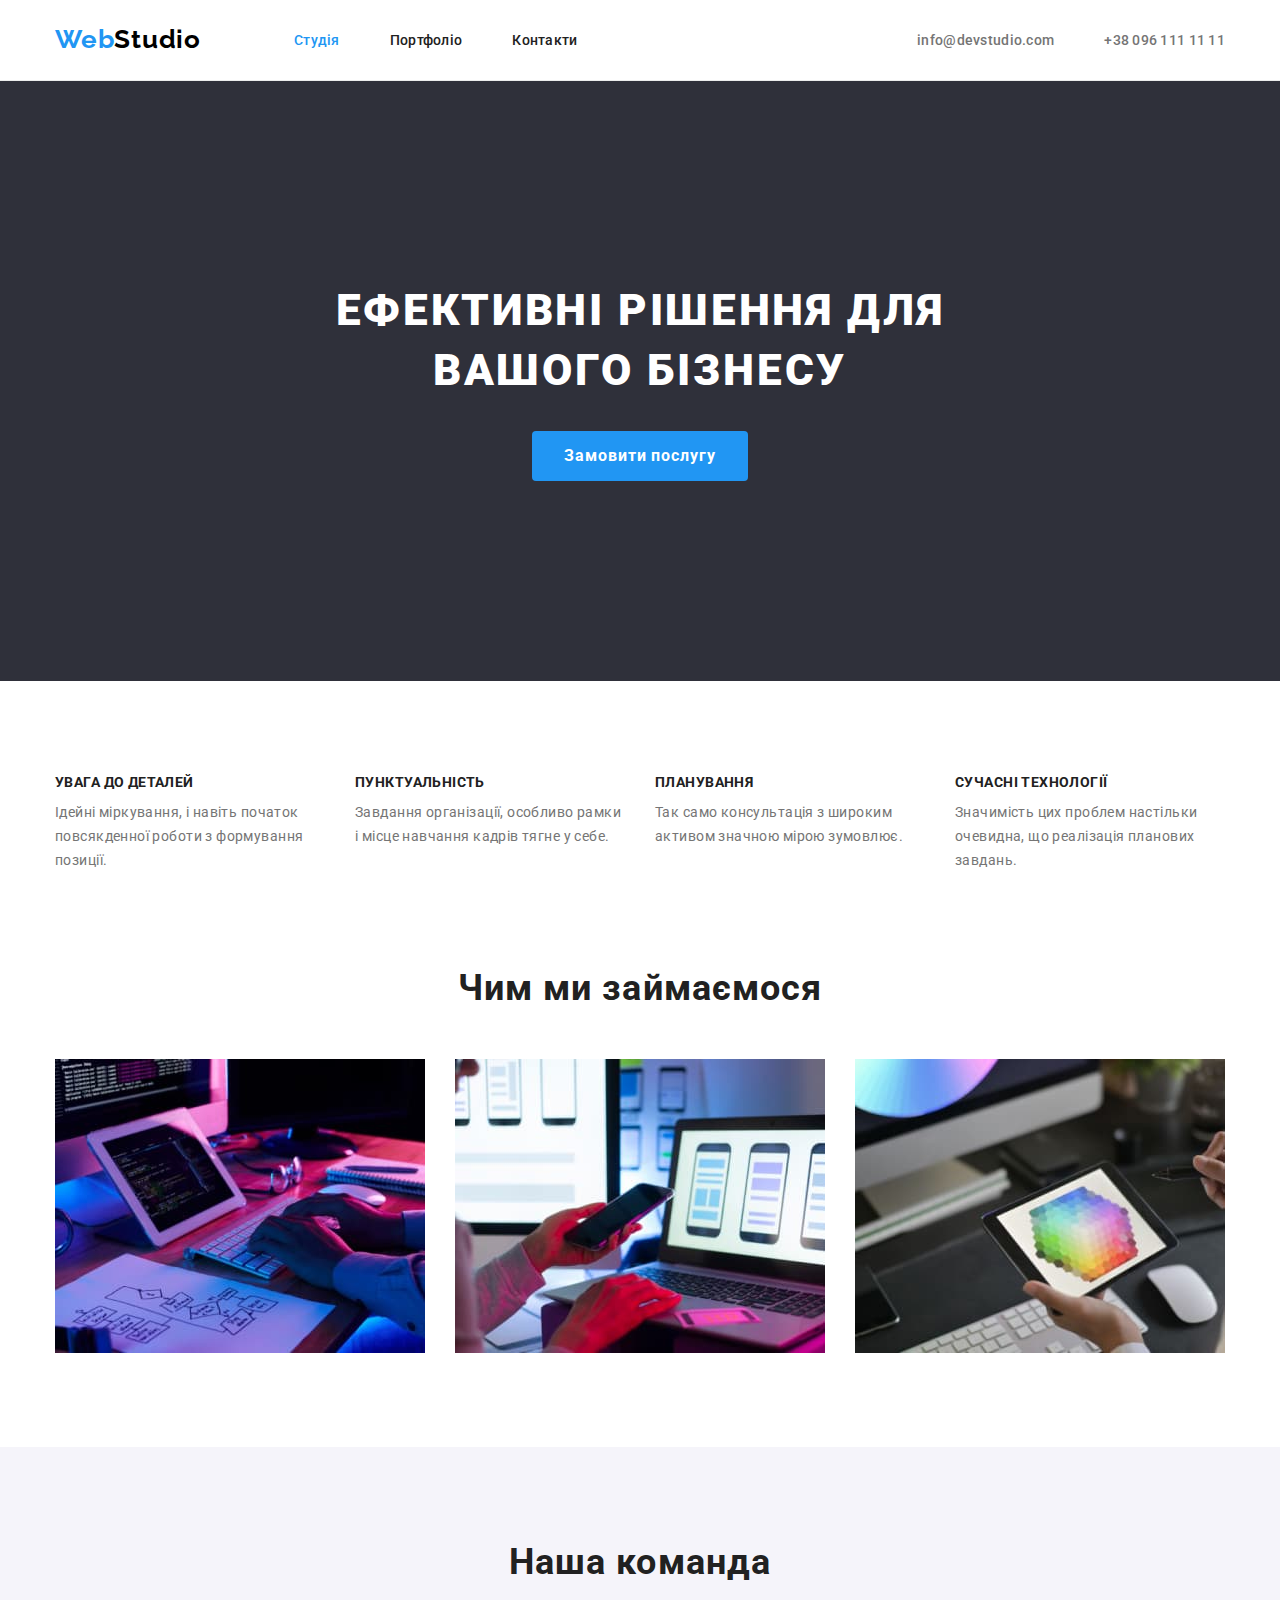
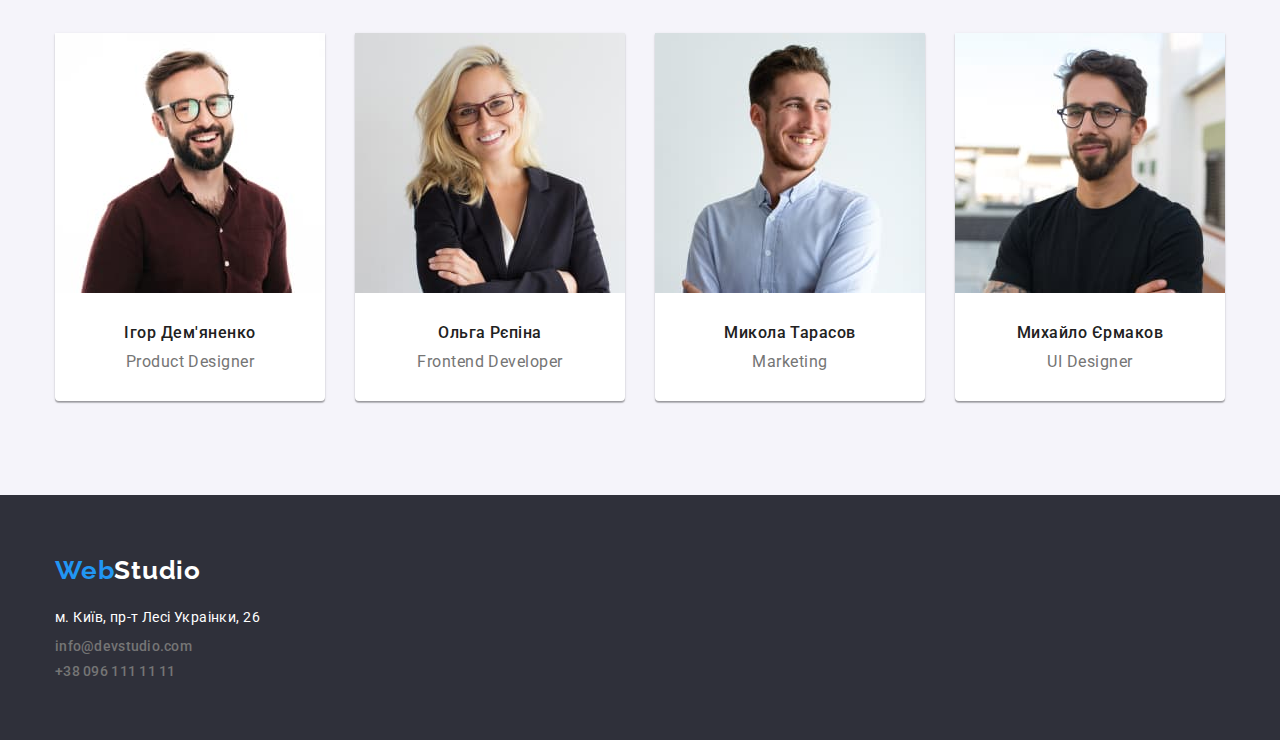
<file: index.html>
<!DOCTYPE html>
<html lang="uk">
  <head>
    <meta charset="UTF-8" />
    <meta http-equiv="X-UA-Compatible" content="IE=edge" />
    <meta name="viewport" content="width=device-width, initial-scale=1.0" />
    <link rel="preconnect" href="https://fonts.googleapis.com" />
    <link rel="preconnect" href="https://fonts.gstatic.com" crossorigin />
    <link
      href="https://fonts.googleapis.com/css2?family=Raleway:wght@700&family=Roboto:wght@400;500;700;900&display=swap"
      rel="stylesheet"
    />
    <link
      rel="stylesheet"
      href="https://cdnjs.cloudflare.com/ajax/libs/modern-normalize/1.1.0/modern-normalize.min.css"
    />
    <link rel="stylesheet" href="./CSS/styles.css" />
    <title>Студія</title>
  </head>
  <body>
    <header>
      <div class="container section-header">
        <nav>
          <ul class="list-navigation">
            <li class="logo-header">
              <a href="./index.html" class="logo-link"><span class="logo-web">Web</span>Studio</a>
            </li>
            <li class="list-link-header">
              <a href="index.html" class="link-header studio">Студія</a>
            </li>
            <li class="list-link-header">
              <a href="portfolio.html" class="link-header portfolio">Портфоліо</a>
            </li>
            <li class="list-link-header contacts">
              <a href="index.html" class="link-header contacts">Контакти</a>
            </li>
          </ul>
        </nav>
        <ul class="section-header-contacts">
          <li class="list-link-contact">
            <a href="mailto:info@devstudio.com" class="link-contact email">info@devstudio.com</a>
          </li>
          <li class="list-link-contact phone">
            <a href="tel:+380961111111" class="link-contact">+38 096 111 11 11</a>
          </li>
        </ul>
      </div>
    </header>
    <main>
      <section class="hero-section">
        <div class="container hero">
          <h1 class="hero-title">Ефективні рішення для вашого бізнесу</h1>
          <button type="button" class="button-hero">Замовити послугу</button>
        </div>
      </section>
      <section class="section-advantages">
        <div class="container">
          <h2 class="title-advantages">НАШІ ПЕРЕВАГИ</h2>
          <ul class="list-advantages">
            <li class="block-advantages">
              <h3 class="subtitle-advantages">УВАГА ДО ДЕТАЛЕЙ</h3>
              <p class="advantages-descripton">
                Ідейні міркування, і навіть початок повсякденної роботи з формування позиції.
              </p>
            </li>
            <li class="block-advantages">
              <h3 class="subtitle-advantages">ПУНКТУАЛЬНІСТЬ</h3>
              <p class="advantages-descripton">
                Завдання організації, особливо рамки і місце навчання кадрів тягне у себе.
              </p>
            </li>
            <li class="block-advantages">
              <h3 class="subtitle-advantages">ПЛАНУВАННЯ</h3>
              <p class="advantages-descripton">
                Так само консультація з широким активом значною мірою зумовлює.
              </p>
            </li>
            <li class="block-advantages">
              <h3 class="subtitle-advantages">СУЧАСНІ ТЕХНОЛОГІЇ</h3>
              <p class="advantages-descripton">
                Значимість цих проблем настільки очевидна, що реалізація планових завдань.
              </p>
            </li>
          </ul>
        </div>
      </section>
      <section class="what-do-we-do">
        <div class="container">
          <h2 class="title-what-do-we-do">Чим ми займаємося</h2>
          <ul class="list-what-do-we-do">
            <li>
              <img
                src="./images/whatdowedo1.jpg"
                width="370"
                alt="людина кодить з двума екранами по схемі на папері"
              />
            </li>
            <li>
              <img
                src="./images/whatdowedo2.jpg"
                width="370"
                alt="людина тримає телефон біля ноутбука"
              />
            </li>
            <li>
              <img
                src="./images/whatdowedo3.jpg"
                width="370"
                alt="людина малює різнокольоровий шестикутник на айпаді"
              />
            </li>
          </ul>
        </div>
      </section>
      <section class="team-section">
        <div class="container">
          <h2 class="our-team">Наша команда</h2>
          <ul class="list-team">
            <li class="card-employee">
              <img
                src="./images/employee1.jpg"
                width="270"
                alt="усміхнений хлопець в окулярах одягнений у бордову футболку"
              />
              <div class="info">
                <h3 class="employee">Ігор Дем'яненко</h3>
                <p class="position">Product Designer</p>
              </div>
            </li>
            <li class="card-employee">
              <img
                src="./images/employee2.jpg"
                width="270"
                alt="усміхнена блондинка в окулярах одягнена в білу блузку і чорний піджак"
              />
              <div class="info">
                <h3 class="employee">Ольга Рєпіна</h3>
                <p class="position">Frontend Developer</p>
              </div>
            </li>
            <li class="card-employee">
              <img
                src="./images/employee3.jpg"
                width="270"
                alt="усміхнений хлопець в блакитній рубашці"
              />
              <div class="info">
                <h3 class="employee">Микола Тарасов</h3>
                <p class="position">Marketing</p>
              </div>
            </li>
            <li class="card-employee">
              <img
                src="./images/employee4.jpg"
                width="270"
                alt="бородатий хлопець в окулярах одягнений в чорну футболку"
              />
              <div class="info">
                <h3 class="employee">Михайло Єрмаков</h3>
                <p class="position">UI Designer</p>
              </div>
            </li>
          </ul>
        </div>
      </section>
    </main>
    <footer class="section-footer">
      <div class="container">
        <a href="index.html" class="logo-footer"><span class="logo-web">Web</span>Studio</a>
        <address>
          <ul class="list-footer">
            <li class="contact-item">
              <a
                href="https://goo.gl/maps/CPtrU1FHBa2aNyZL9"
                target="_blank"
                rel="noopener noreferrer nofollow"
                class="link-footer-address"
                >м. Київ, пр-т Лесі Украінки, 26</a
              >
            </li>
            <li class="contact-item">
              <a href="mailto:info@devstudio.com" class="link-footer">info@devstudio.com</a>
            </li>
            <li class="contact-item">
              <a href="tel:+380961111111" class="link-footer">+38 096 111 11 11</a>
            </li>
          </ul>
        </address>
      </div>
    </footer>
  </body>
</html>
</file>
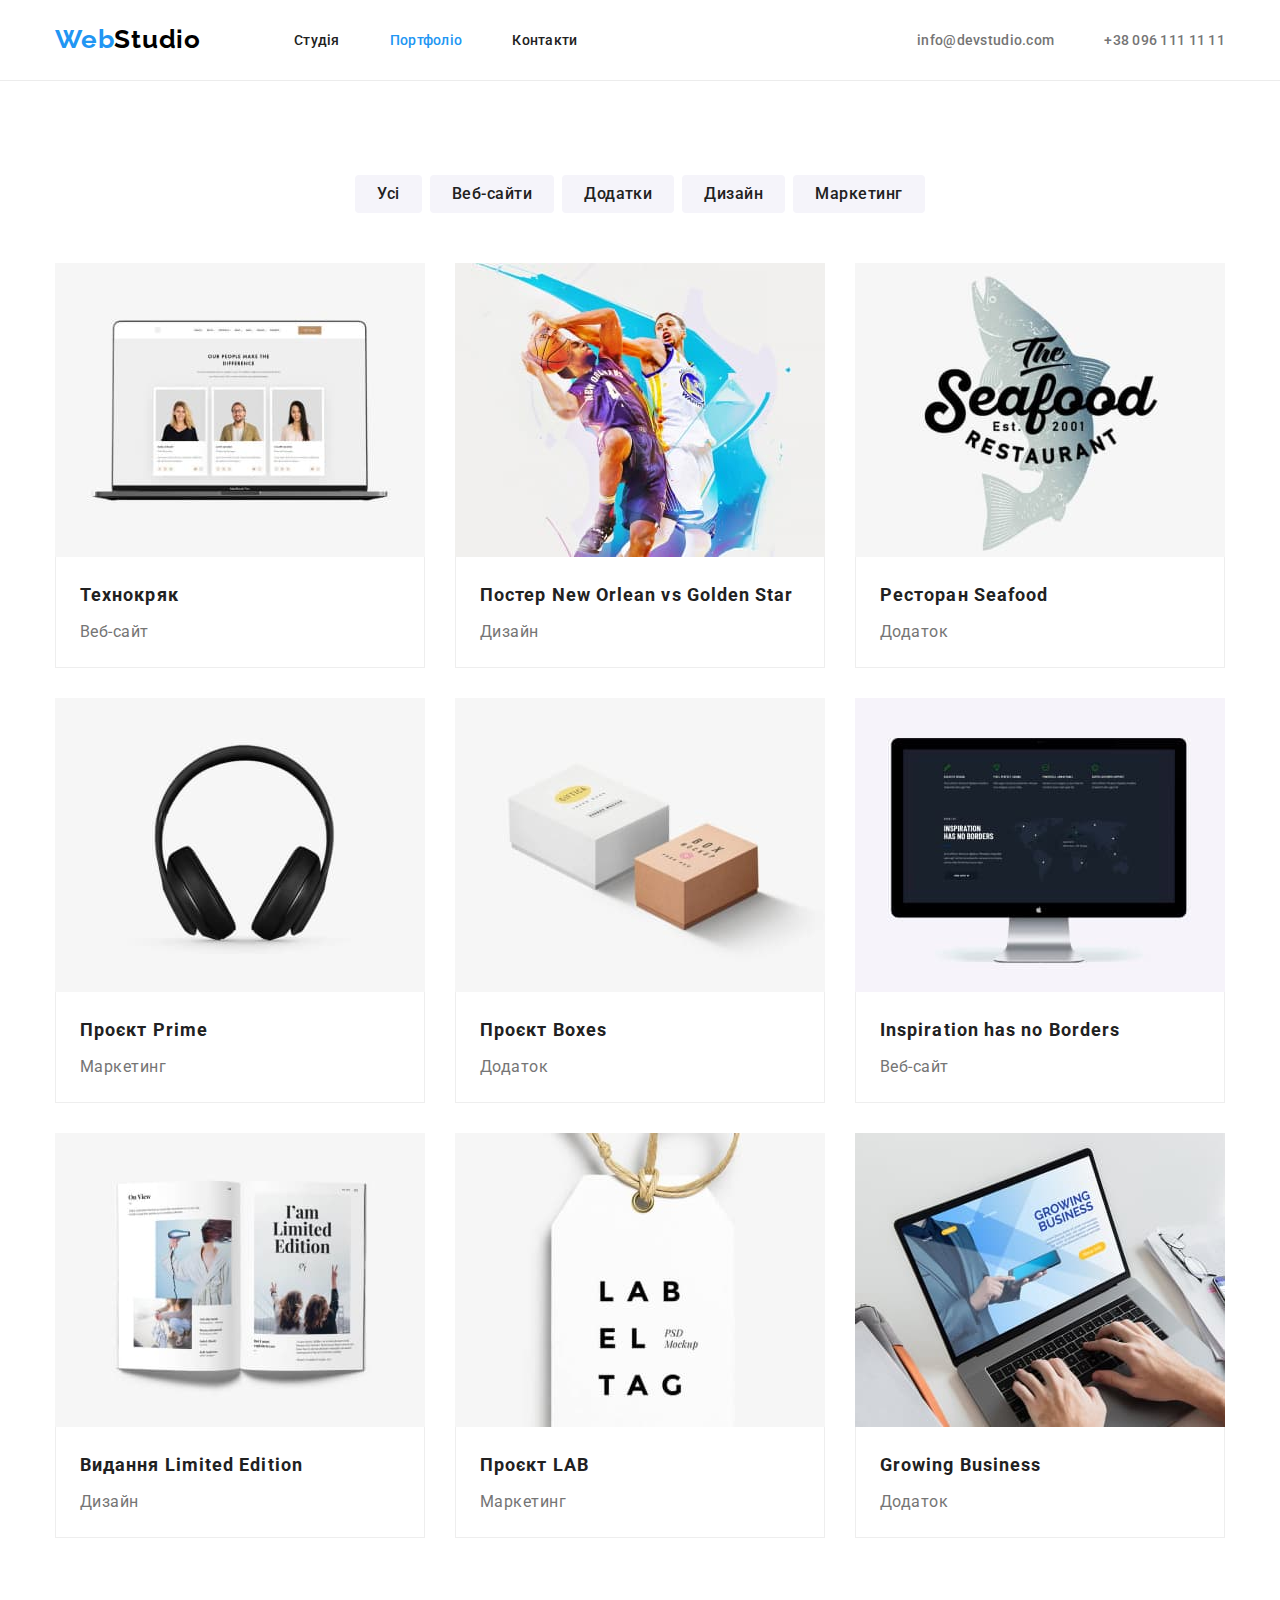
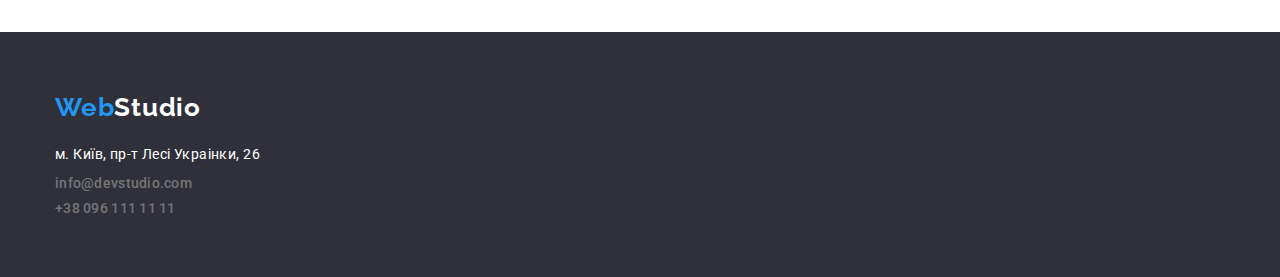
<file: portfolio.html>
<!DOCTYPE html>
<html lang="uk">
  <head>
    <meta charset="UTF-8" />
    <meta http-equiv="X-UA-Compatible" content="IE=edge" />
    <meta name="viewport" content="width=device-width, initial-scale=1.0" />
    <link rel="preconnect" href="https://fonts.googleapis.com" />
    <link rel="preconnect" href="https://fonts.gstatic.com" crossorigin />
    <link
      href="https://fonts.googleapis.com/css2?family=Raleway:wght@700&family=Roboto:wght@400;500;700;900&display=swap"
      rel="stylesheet"
    />
    <link
      rel="stylesheet"
      href="https://cdnjs.cloudflare.com/ajax/libs/modern-normalize/1.1.0/modern-normalize.min.css"
    />
    <link rel="stylesheet" href="./CSS/portfolio.css" />
    <title>Портфоліо</title>
  </head>
  <body>
    <header>
      <div class="container section-header">
        <nav>
          <ul class="list-navigation">
            <li class="logo-header">
              <a href="./index.html" class="logo-link"><span class="logo-web">Web</span>Studio</a>
            </li>
            <li class="list-link-header">
              <a href="index.html" class="link-header studio">Студія</a>
            </li>
            <li class="list-link-header">
              <a href="portfolio.html" class="link-header portfolio">Портфоліо</a>
            </li>
            <li class="list-link-header contacts">
              <a href="index.html" class="link-header contacts">Контакти</a>
            </li>
          </ul>
        </nav>
        <ul class="section-header-contacts">
          <li class="list-link-contact">
            <a href="mailto:info@devstudio.com" class="link-contact email">info@devstudio.com</a>
          </li>
          <li class="list-link-contact phone">
            <a href="tel:+380961111111" class="link-contact">+38 096 111 11 11</a>
          </li>
        </ul>
      </div>
    </header>
    <main>
      <div class="container">
        <section class="section-our-works">
          <h1>наші роботи</h1>
          <ul class="filter">
            <li class="buttons-filter">
              <button type="button" class="buttons-filter-item">Усі</button>
            </li>
            <li class="buttons-filter">
              <button type="button" class="buttons-filter-item">Веб-сайти</button>
            </li>
            <li class="buttons-filter">
              <button type="button" class="buttons-filter-item">Додатки</button>
            </li>
            <li class="buttons-filter">
              <button type="button" class="buttons-filter-item">Дизайн</button>
            </li>
            <li class="buttons-filter marketing">
              <button type="button" class="buttons-filter-item">Маркетинг</button>
            </li>
          </ul>
          <ul class="our-works">
            <li class="work-cards">
              <a href="" class="link-main"
                ><img
                  src="./images/portfolio/technokryak.jpg"
                  alt="Ноутбук з відкритим сайтом"
                  width="370"
                />
                <div class="info-portfolio">
                  <h2 class="title">Технокряк</h2>
                  <p class="subtitle">Веб-сайт</p>
                </div>
              </a>
            </li>
            <li class="work-cards">
              <a href="" class="link-main"
                ><img
                  src="./images/portfolio/poster.jpg"
                  alt="2 баскетболісти намагаються отримати м'яч"
                  width="370"
                />
                <div class="info-portfolio">
                  <h2 class="title">Постер New Orlean vs Golden Star</h2>
                  <p class="subtitle">Дизайн</p>
                </div>
              </a>
            </li>
            <li class="work-cards">
              <a href="" class="link-main"
                ><img
                  src="./images/portfolio/restoran-of-seafood.jpg"
                  alt="Риба та назва поверх неї 'морська їжа'"
                  width="370"
                />
                <div class="info-portfolio">
                  <h2 class="title">Ресторан Seafood</h2>
                  <p class="subtitle">Додаток</p>
                </div>
              </a>
            </li>
            <li class="work-cards">
              <a href="" class="link-main"
                ><img
                  src="./images/portfolio/project-prime.jpg"
                  alt="Чорні навушники на білому фоні"
                  width="370"
                />
                <div class="info-portfolio">
                  <h2 class="title">Проєкт Prime</h2>
                  <p class="subtitle">Маркетинг</p>
                </div>
              </a>
            </li>
            <li class="work-cards">
              <a href="" class="link-main"
                ><img src="./images/portfolio/project-boxes.jpg" alt="Дві коробки" width="370" />
                <div class="info-portfolio">
                  <h2 class="title">Проєкт Boxes</h2>
                  <p class="subtitle">Додаток</p>
                </div>
              </a>
            </li>
            <li class="work-cards">
              <a href="" class="link-main"
                ><img
                  src="./images/portfolio/inspiration-has-no-borders.jpg"
                  alt="Екран з відкритим сайтом "
                  width="370"
                />
                <div class="info-portfolio">
                  <h2 class="title">Inspiration has no Borders</h2>
                  <p class="subtitle">Веб-сайт</p>
                </div>
              </a>
            </li>
            <li class="work-cards last">
              <a href="" class="link-main"
                ><img
                  src="./images/portfolio/limited-edition.jpg"
                  alt="Книжка з картинками"
                  width="370"
                />
                <div class="info-portfolio">
                  <h2 class="title">Видання Limited Edition</h2>
                  <p class="subtitle">Дизайн</p>
                </div>
              </a>
            </li>
            <li class="work-cards last">
              <a href="" class="link-main"
                ><img
                  src="./images/portfolio/project-lab.jpg"
                  alt="Біла бірка за надписом LAB"
                  width="370"
                />
                <div class="info-portfolio">
                  <h2 class="title">Проєкт LAB</h2>
                  <p class="subtitle">Маркетинг</p>
                </div>
              </a>
            </li>
            <li class="work-cards last">
              <a href="" class="link-main"
                ><img
                  src="./images/portfolio/growing-business.jpg"
                  alt="Людина тримає ноутбук на ногах і щось шукає на сайті growing-business"
                  width="370"
                />
                <div class="info-portfolio">
                  <h2 class="title">Growing Business</h2>
                  <p class="subtitle">Додаток</p>
                </div>
              </a>
            </li>
          </ul>
        </section>
      </div>
    </main>
    <footer class="section-footer">
      <div class="container">
        <a href="index.html" class="logo-footer"><span class="logo-web">Web</span>Studio</a>
        <address>
          <ul class="list-footer">
            <li class="contact-item">
              <a
                href="https://goo.gl/maps/CPtrU1FHBa2aNyZL9"
                target="_blank"
                rel="noopener noreferrer nofollow"
                class="link-footer-address"
                >м. Київ, пр-т Лесі Украінки, 26</a
              >
            </li>
            <li class="contact-item">
              <a href="mailto:info@devstudio.com" class="link-footer">info@devstudio.com</a>
            </li>
            <li class="contact-item">
              <a href="tel:+380961111111" class="link-footer">+38 096 111 11 11</a>
            </li>
          </ul>
        </address>
      </div>
    </footer>
  </body>
</html>
</file>
<file: CSS/styles.css>
:root {
 --link-color-hover: #2196F3;
 --button-color: white;
 --button-background: #2196F3;
 --primary-color: #212121;
 --secondary-color: #757575;
}
body {
    font-family: Roboto, sans-serif;
}
.container {
    width: 1200px;
    margin: 0 auto;
    padding-left: 15px;
    padding-right: 15px;
}
a {
    margin-bottom: 0;
}
h1,h2,h3,h4,h5,h6 {
    margin: 0;
    padding: 0;
}
p {
    margin: 0;
}
ul {
    padding-left: 0;
    margin: 0;
    list-style: none;
}
img {
    display: block;
}
 /* header */
header {
    border-bottom: 1px solid #ECECEC;
}

 .section-header {
    display: flex;
    justify-content: space-between;
    align-items: center;
 }
 
 .list-navigation {
    list-style: none;
    margin: 0 auto;
    display: flex;
    text-align: center;
    padding: 0%;
    align-items: center;
 }
nav {
    font-family: Roboto, sans-serif;
}
.logo-header {
    font-family: 'Raleway', sans-serif;
        font-weight: 700;
        font-size: 26px;
        line-height: 1.19;
        letter-spacing: 0.03em;
        color: black;
        margin-right: 93px;
}
.logo-web {
    color: #2196F3;
}
.logo {
    display: block;
    padding-top: 24px;
    padding-bottom: 25px;
}
.logo-link {
    text-decoration: none;
    color: black;
    display: block;
    padding-top: 24px;
    padding-bottom: 25px;
}
.list-link-header {
    margin-right: 50px;
}

.link-header {
    color: var(--primary-color);
    text-decoration: none;
    font-family: 'Roboto', sans-serif;
        font-weight: 500;
        font-size: 14px;
        line-height: 16px;
        letter-spacing: 0.02em;
        
}
.link-header.studio {
    color: #2196F3;
}
.list-link-header.contacts {
    margin-right: 0px;
}
.link-header:hover,
.link-header:focus {
    color:#2196F3;
}
.section-header-contacts {
    display: flex;
    list-style: none;
    padding: 0%;
    margin: 0%;
}
.link-contact {
    text-decoration: none;
    color: var(--secondary-color);
    font-family: 'Roboto', sans-serif;
        font-style: normal;
        font-weight: 500;
        font-size: 14px;
        line-height: 1.14;
        letter-spacing: 0.02em;
        margin-left: 0;
}
.list-link-contact {
    margin-right: 50px;
}
.list-link-contact.phone {
margin-right: 0;
}

.link-contact:hover,
.link-contact:focus {
    color: var(--link-color-hover)
}

/* body */
.container.hero {
    display: flex;
    flex-direction: column;
    align-items: center;
    justify-content: center;
}
.hero-section {
   background: #2F303A;
   text-align: center;
   align-items: center;
   padding-top: 200px;
   padding-bottom: 200px;
}
.hero-title {
    color: white;
    font-weight: 900;
    font-size: 44px;
    line-height: 1.36;
    letter-spacing: 0.06em;
    text-transform: uppercase;
    margin-bottom: 30px;
    width: 696px;
}
.button-hero {
    display: block;
    font-weight: 700;
    font-size: 16px;
    line-height: 1.88;
    letter-spacing: 0.06em;
    color: #FFFFFF;
    background: var(--button-background);
    cursor: pointer;
    border-radius: 4px;
    padding: 10px 32px;
    margin: auto;
    border: none;
}
.section-advantages {
padding-top: 94px;
padding-bottom: 94px;
}
.list-advantages {
    display: flex;
    justify-content: space-between;
}
.title-advantages {
    display: none;
}
.subtitle-advantages {
        font-weight: 700;
        font-size: 14px;
        line-height: 1.14;
        letter-spacing: 0.03em;
        text-transform: uppercase;
        color: var(--primary-color);
        margin-top: 0;
        margin-bottom: 10px;
}
.advantages-descripton {
font-size: 14px;
line-height: 1.71;
letter-spacing: 0.03em;
color: var(--secondary-color);
margin-top: 0%;
margin-bottom: 0%;
}
.block-advantages {
    width: 270px;
    height: 98px;
}
.what-do-we-do {
    padding-bottom: 94px;
}
.title-what-do-we-do {
        font-weight: 700;
        font-size: 36px;
        line-height: 1.17;
        letter-spacing: 0.03em;
        color: var(--primary-color);
        text-align: center;
        margin-top: 0%;
        margin-bottom: 50px;
}
.list-what-do-we-do {
    display: flex;
    justify-content: space-between;
    list-style: none;
    margin-bottom: 0%;
    margin-top: 0%;
    padding-left: 0%;
}
.team-section {
background-color: #F5F4FA;
padding-top: 94px;
padding-bottom: 94px;
}
.list-team {
    display: flex;
    list-style: none;
    justify-content: space-between;
    padding-left: 0%;
}
.card-employee {
    text-align: center;
    background-color: #FFFFFF;
    box-shadow: 0px 1px 3px rgba(0, 0, 0, 0.12), 0px 1px 1px rgba(0, 0, 0, 0.14), 0px 2px 1px rgba(0, 0, 0, 0.2);
    border-radius: 0px 0px 4px 4px;
}
.our-team {
        font-weight: 700;
        font-size: 36px;
        line-height: 1.17;
        letter-spacing: 0.03em;
        color: var(--primary-color);
        text-align: center;
        margin-bottom: 50px;
}
.info {
    padding-top: 30px;
    padding-bottom: 30px;
}
.employee {
        font-weight: 500;
        font-size: 16px;
        line-height: 1.19;
        letter-spacing: 0.03em;
        color: var(--primary-color);
        margin-bottom: 10px;
}
.position {
        font-size: 16px;
        line-height: 1.19;
        letter-spacing: 0.03em;
        color: #757575;
}
/* footer */
.section-footer {
    background: #2F303A;
    padding-top: 60px;
    padding-bottom: 60px;
}
.logo-footer {
    display: block;
    font-family: 'Raleway', sans-serif;
    font-style: normal;
    font-weight: 700;
    font-size: 26px;
    line-height: 1.19;
    letter-spacing: 0.03em;
    text-decoration: none;
    color: white;
    margin-bottom: 20px;
}
.link-footer-address {
    display: block;
    font-family: 'Roboto';
    font-weight: 400;
    font-size: 14px;
    line-height: 1.71;
    letter-spacing: 0.03em;
    color: #FFFFFF;
    text-decoration: none;
    font-style: normal;
}

.link-footer {
    display: block;
    text-decoration: none;
    color: var(--secondary-color);
    font-family: 'Roboto', sans-serif;
    font-style: normal;
    font-weight: 500;
    font-size: 14px;
    line-height: 1.14;
    letter-spacing: 0.02em;
}
.list-footer {
    list-style: none;
    padding-left: 0%;
    margin: 0%;
    
}
.link-footer:hover,
.link-footer:focus {
    color: var(--link-color-hover)
}

.contact-item:not(:last-child) {
    margin-bottom: 9px;
}
</file>
<file: CSS/portfolio.css>
:root {
    --link-color-hover: #2196F3;
    --primary-color: #212121;
    --secondary-color: #757575;
}
body {
    font-family: Roboto, sans-serif;
}
.container {
    width: 1200px;
    margin: 0 auto;
    padding-left: 15px;
    padding-right: 15px;
}

a {
    margin-bottom: 0;
}

h1,
h2,
h3,
h4,
h5,
h6 {
    margin: 0;
    padding: 0;
}

p {
    margin: 0;
}

ul {
    padding-left: 0;
    margin: 0;
    list-style: none;
}

img {
    display: block;
}
button {
    margin: o;
}
/* header */
header {
    border-bottom: 1px solid #ECECEC;
}

.section-header {
    display: flex;
    justify-content: space-between;
    align-items: center;
}

.list-navigation {
    list-style: none;
    margin: 0 auto;
    display: flex;
    text-align: center;
    padding: 0%;
    align-items: center;
}

nav {
    font-family: Roboto, sans-serif;
}

.logo-header {
    font-family: 'Raleway', sans-serif;
    font-weight: 700;
    font-size: 26px;
    line-height: 1.19;
    letter-spacing: 0.03em;
    color: black;
    margin-right: 93px;
}

.logo-web {
    color: #2196F3;
}

.logo {
    display: block;
    padding-top: 24px;
    padding-bottom: 25px;
}

.logo-link {
    text-decoration: none;
    color: black;
    display: block;
    padding-top: 24px;
    padding-bottom: 25px;
}

.list-link-header {
    margin-right: 50px;
}

.link-header {
    color: var(--primary-color);
    text-decoration: none;
    font-family: 'Roboto', sans-serif;
    font-weight: 500;
    font-size: 14px;
    line-height: 16px;
    letter-spacing: 0.02em;

}

.link-header.portfolio {
    color: #2196F3;
}

.list-link-header.contacts {
    margin-right: 0px;
}

.link-header:hover,
.link-header:focus {
    color: #2196F3;
}

.section-header-contacts {
    display: flex;
    list-style: none;
    padding: 0%;
    margin: 0%;
}

.link-contact {
    text-decoration: none;
    color: var(--secondary-color);
    font-family: 'Roboto', sans-serif;
    font-style: normal;
    font-weight: 500;
    font-size: 14px;
    line-height: 1.14;
    letter-spacing: 0.02em;
    margin-left: 0;
}

.list-link-contact {
    margin-right: 50px;
}

.list-link-contact.phone {
    margin-right: 0;
}

.link-contact:hover,
.link-contact:focus {
    color: var(--link-color-hover)
}

/* main */
h1 {
    display: none;
}
.section-our-works {
    padding-top: 94px;
    padding-bottom: 94px;
}
.filter {
    display: flex;
    list-style: none;
    padding-left: 0%;
    align-items: center;    
    margin-bottom: 34px;
    justify-content: center;
    margin-bottom: 50px;
}

.buttons-filter:not(:last-child) {
    margin-right: 8px;
}
.buttons-filter-item {
    font-weight: 500;
    font-size: 16px;
    line-height: 1.62;
    letter-spacing: 0.03em;
    color: #212121;
    background: #F5F4FA;
    cursor: pointer;
    border-radius: 4px;
    border: transparent;
    padding: 6px 22px;
}
.buttons-filter.marketing {
    margin-right: 0;
}

.buttons-filter-item:hover,
.buttons-filter-item:focus {
    color: white;
    background: #2196F3;
    box-shadow: 0px 3px 1px rgba(0, 0, 0, 0.1), 0px 1px 2px rgba(0, 0, 0, 0.08), 0px 2px 2px rgba(0, 0, 0, 0.12);
    border: transparent;
}
.our-works {
    display: flex;
    flex-wrap: wrap;
    list-style: none;
    padding-left: 0%;
    gap: 30px;
}
.work-cards {
    max-width: 370px;
}

.link-main {
    display: block;
    text-decoration: none;
}
.info-portfolio {
    padding: 20px 24px;
    border-right: 1px solid #EEEEEE;
    border-left: 1px solid #EEEEEE;
    border-bottom: 1px solid #EEEEEE;
}
.title {
    font-weight: 700;
    font-size: 18px;
    line-height: 2;    
    letter-spacing: 0.06em;
    color: var(--primary-color);
    margin-bottom: 4px;
}
.subtitle {
    font-size: 16px;
        line-height: 1.88;    
        letter-spacing: 0.03em;
    color: var(--secondary-color);
    margin-bottom: 0%;
    margin-top: 0%;
}
/* footer */
.section-footer {
    background: #2F303A;
    padding-top: 60px;
    padding-bottom: 60px;
}

.logo-footer {
    display: block;
    font-family: 'Raleway', sans-serif;
    font-style: normal;
    font-weight: 700;
    font-size: 26px;
    line-height: 1.19;
    letter-spacing: 0.03em;
    text-decoration: none;
    color: white;
    margin-bottom: 20px;
}

.link-footer-address {
    display: block;
    font-family: 'Roboto';
    font-weight: 400;
    font-size: 14px;
    line-height: 1.71;
    letter-spacing: 0.03em;
    color: #FFFFFF;
    text-decoration: none;
    font-style: normal;
}

.link-footer {
    display: block;
    text-decoration: none;
    color: var(--secondary-color);
    font-family: 'Roboto', sans-serif;
    font-style: normal;
    font-weight: 500;
    font-size: 14px;
    line-height: 1.14;
    letter-spacing: 0.02em;
}

.list-footer {
    list-style: none;
    padding-left: 0%;
    margin: 0%;

}

.link-footer:hover,
.link-footer:focus {
    color: var(--link-color-hover)
}

.contact-item:not(:last-child) {
    margin-bottom: 9px;
}
</file>
